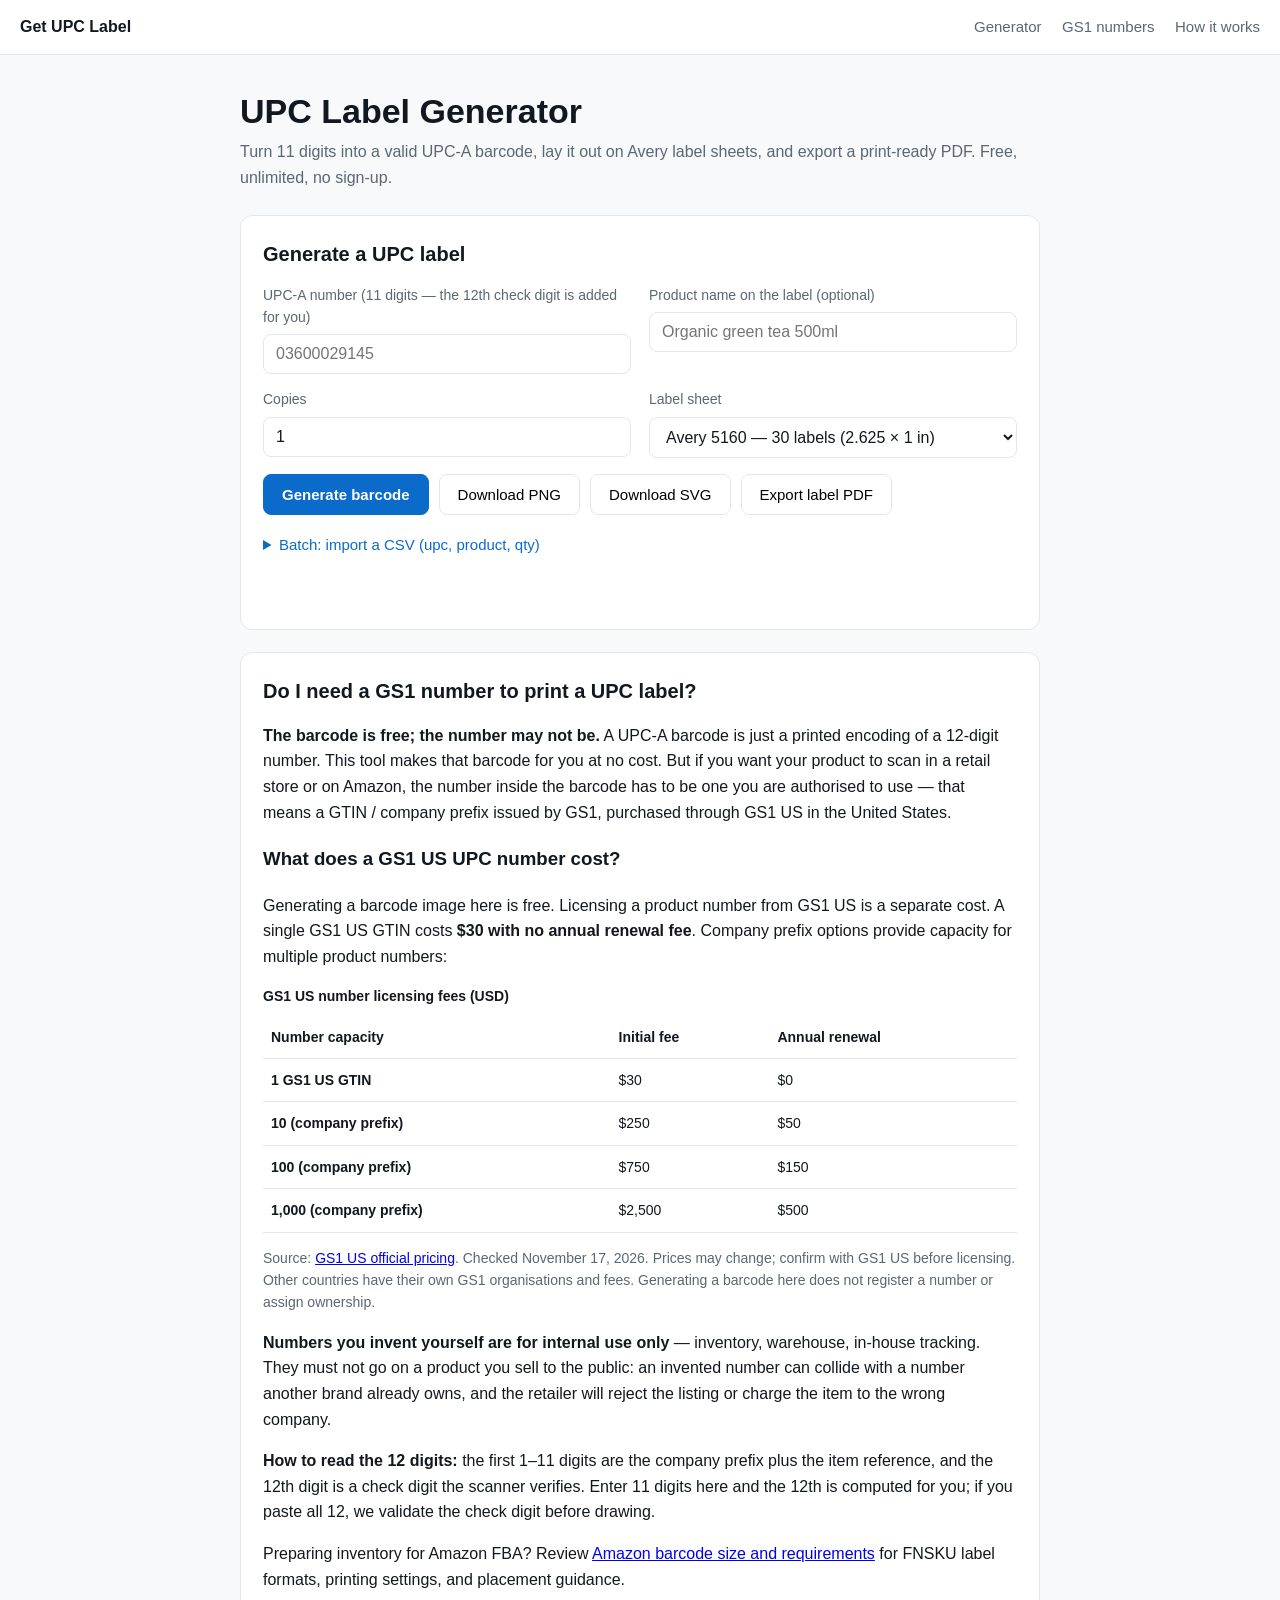
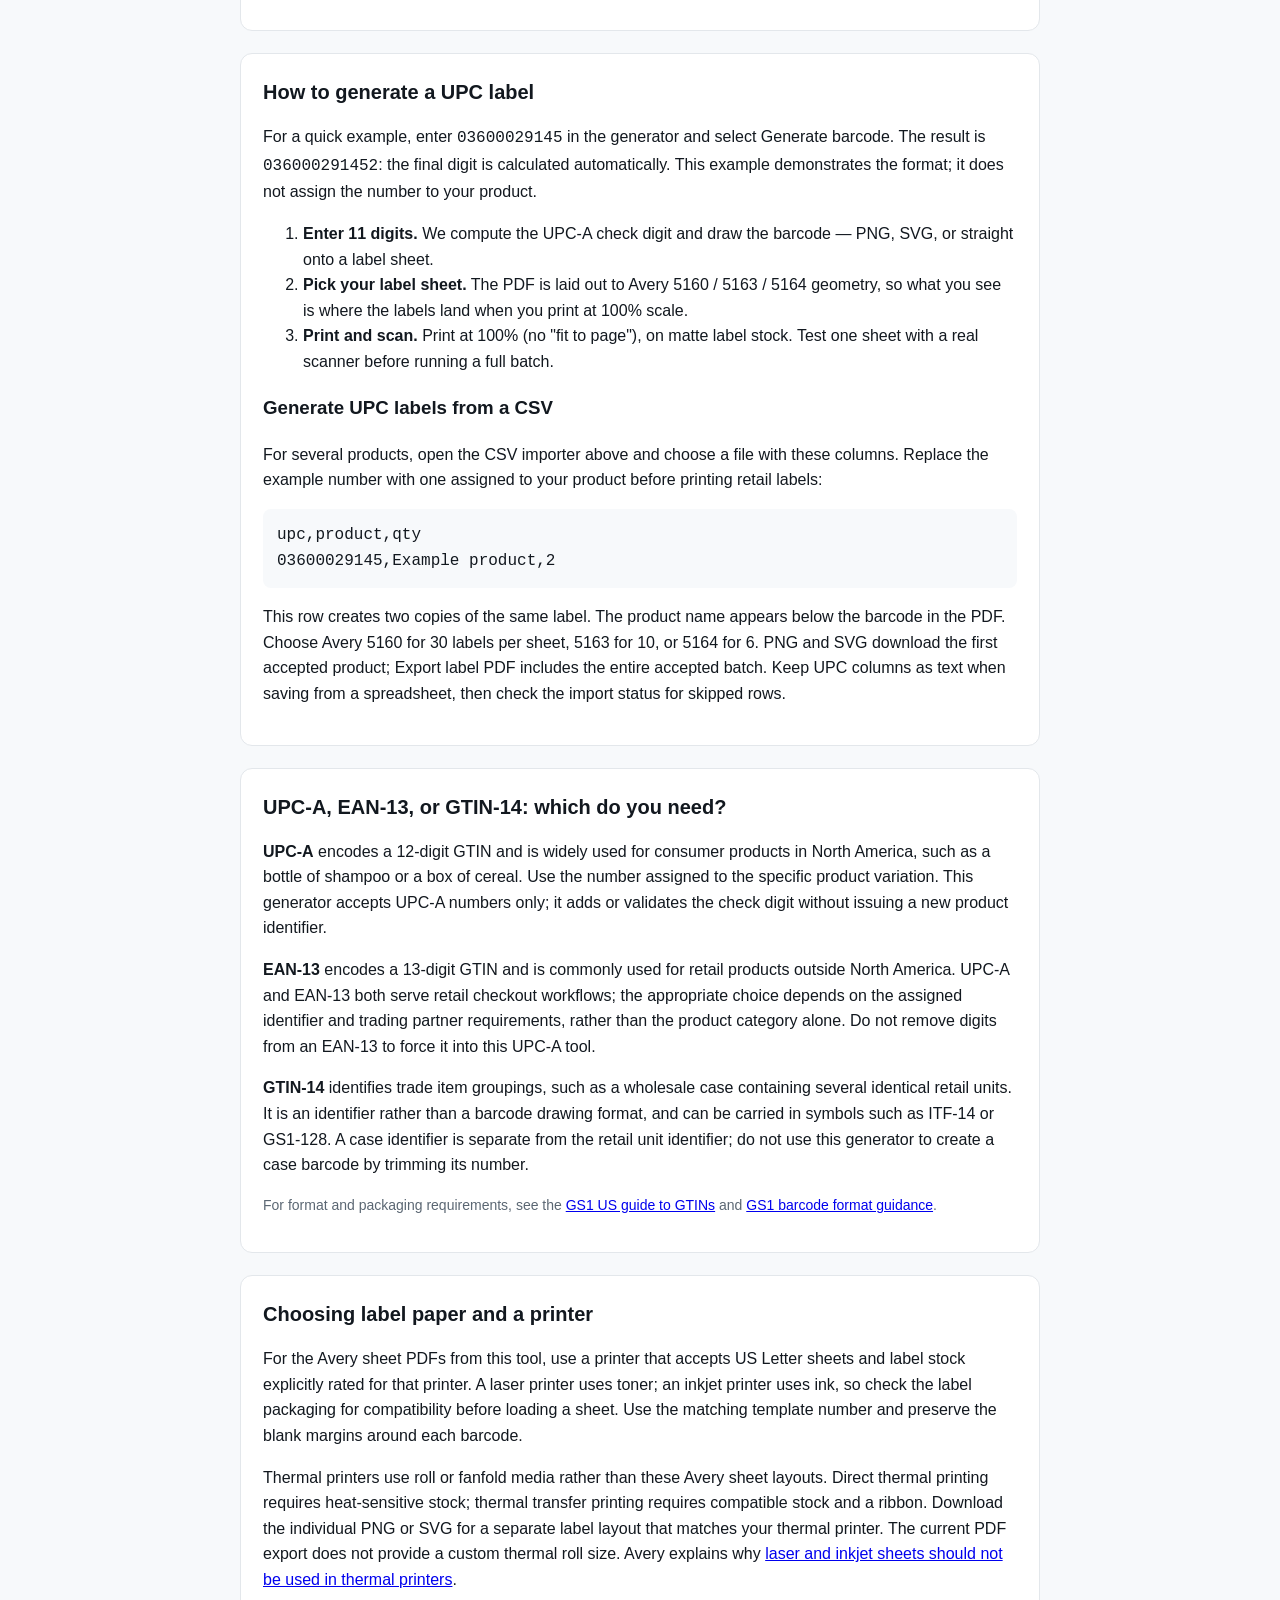
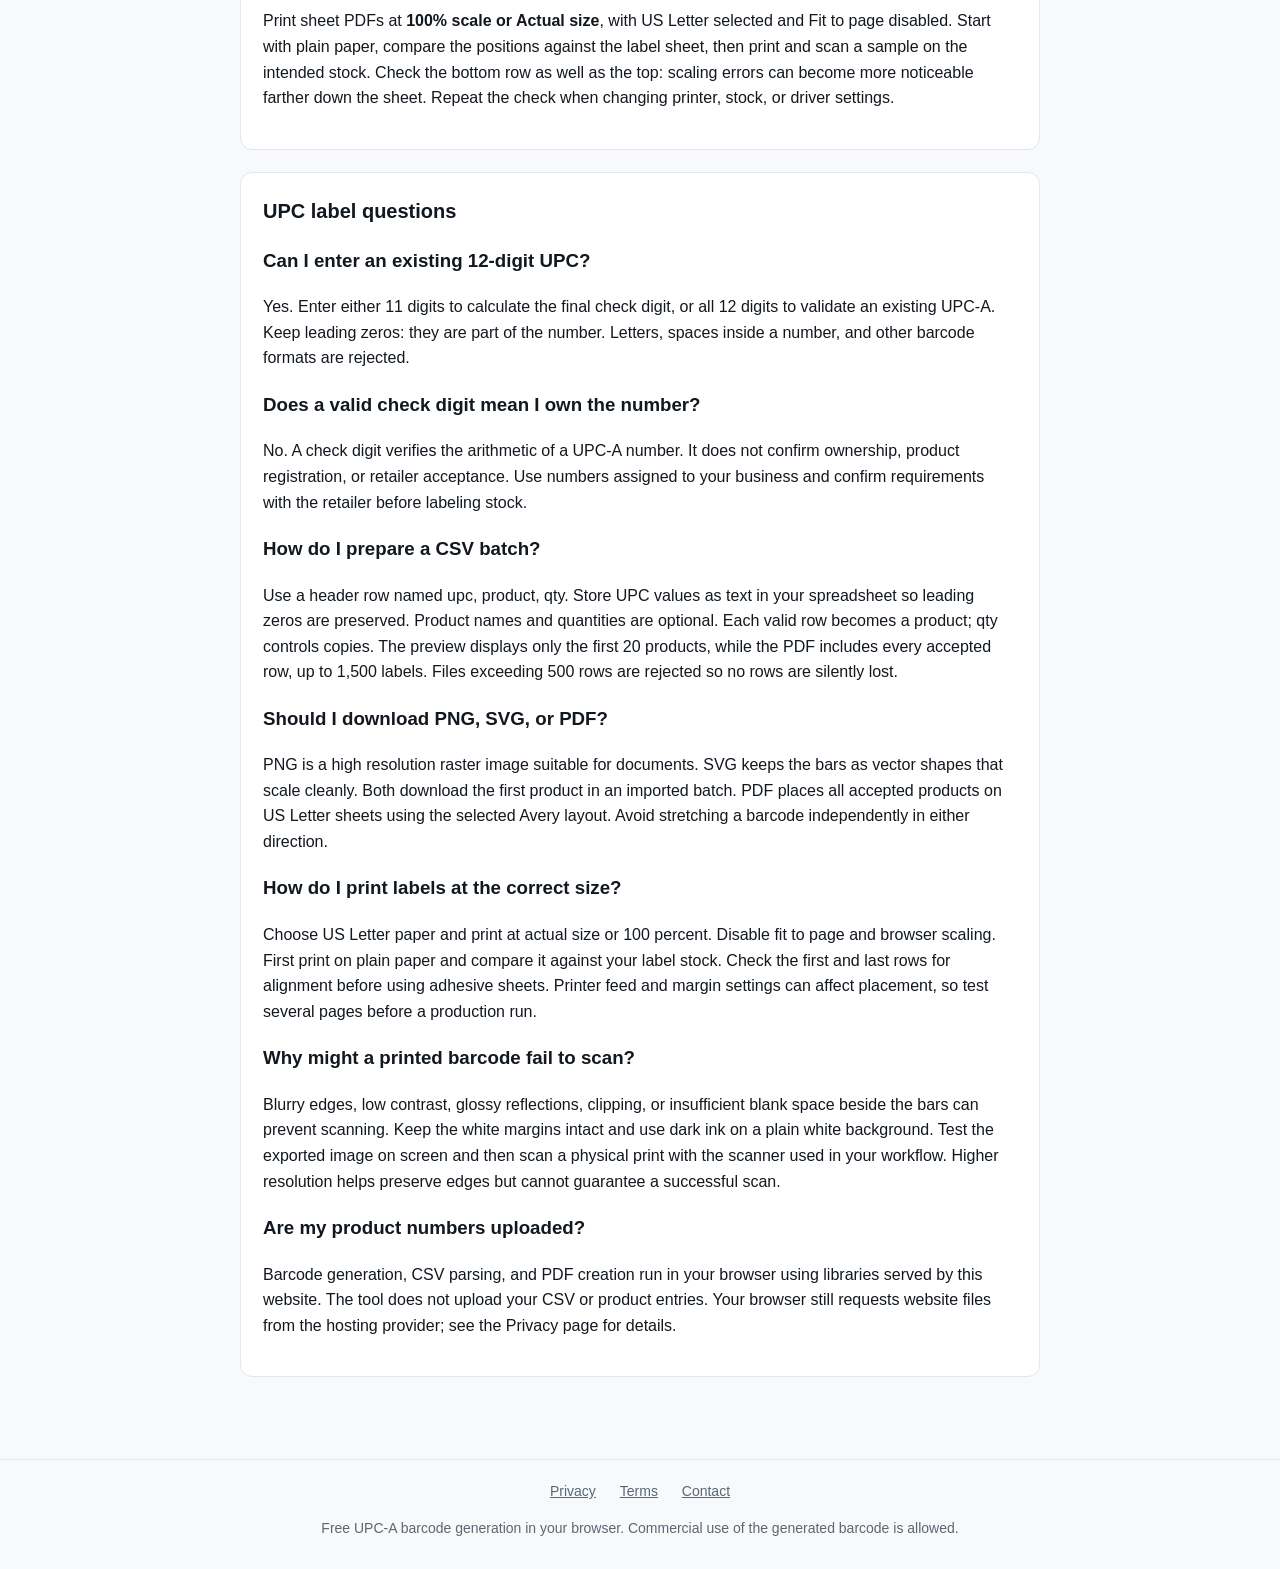
<file: index.html>
<!doctype html>
<html lang="en">
<head>
<meta charset="utf-8">
<meta name="viewport" content="width=device-width,initial-scale=1">
<title>UPC Label Generator — Free Barcodes &amp; Label PDFs</title>
<meta name="description" content="Generate UPC-A barcodes with check digit validation. Download PNG or SVG, import CSV batches, and print Avery label PDFs. Free, no sign-up.">
<link rel="canonical" href="https://getupclabel.com/">
<link rel="icon" href="/assets/favicon.svg" type="image/svg+xml">
<meta property="og:type" content="website">
<meta property="og:url" content="https://getupclabel.com/">
<meta property="og:title" content="UPC Label Generator — Free Barcodes &amp; Label PDFs">
<meta property="og:description" content="Generate UPC-A barcodes, validate check digits, and export printable Avery label PDFs. Free PNG, SVG, and CSV batch support.">
<meta property="og:image" content="https://getupclabel.com/assets/og-image.png">
<meta property="og:image:width" content="1200">
<meta property="og:image:height" content="630">
<meta property="og:image:alt" content="Get UPC Label: UPC-A barcode and printable label generator">
<meta name="twitter:card" content="summary_large_image">
<link rel="stylesheet" href="/assets/style.css">
<script src="/assets/vendor/JsBarcode.all.min.js" defer></script>
<script src="/assets/vendor/papaparse.min.js" defer></script>
<script src="/assets/app.js" defer></script>
<script type="application/ld+json">{"@context": "https://schema.org", "@graph": [{"@type": "WebSite", "name": "Get UPC Label", "url": "https://getupclabel.com/"}, {"@type": "FAQPage", "mainEntity": [{"@type": "Question", "name": "Can I enter an existing 12-digit UPC?", "acceptedAnswer": {"@type": "Answer", "text": "Yes. Enter either 11 digits to calculate the final check digit, or all 12 digits to validate an existing UPC-A. Keep leading zeros: they are part of the number. Letters, spaces inside a number, and other barcode formats are rejected."}}, {"@type": "Question", "name": "Does a valid check digit mean I own the number?", "acceptedAnswer": {"@type": "Answer", "text": "No. A check digit verifies the arithmetic of a UPC-A number. It does not confirm ownership, product registration, or retailer acceptance. Use numbers assigned to your business and confirm requirements with the retailer before labeling stock."}}, {"@type": "Question", "name": "How do I prepare a CSV batch?", "acceptedAnswer": {"@type": "Answer", "text": "Use a header row named upc, product, qty. Store UPC values as text in your spreadsheet so leading zeros are preserved. Product names and quantities are optional. Each valid row becomes a product; qty controls copies. The preview displays only the first 20 products, while the PDF includes every accepted row, up to 1,500 labels. Files exceeding 500 rows are rejected so no rows are silently lost."}}, {"@type": "Question", "name": "Should I download PNG, SVG, or PDF?", "acceptedAnswer": {"@type": "Answer", "text": "PNG is a high resolution raster image suitable for documents. SVG keeps the bars as vector shapes that scale cleanly. Both download the first product in an imported batch. PDF places all accepted products on US Letter sheets using the selected Avery layout. Avoid stretching a barcode independently in either direction."}}, {"@type": "Question", "name": "How do I print labels at the correct size?", "acceptedAnswer": {"@type": "Answer", "text": "Choose US Letter paper and print at actual size or 100 percent. Disable fit to page and browser scaling. First print on plain paper and compare it against your label stock. Check the first and last rows for alignment before using adhesive sheets. Printer feed and margin settings can affect placement, so test several pages before a production run."}}, {"@type": "Question", "name": "Why might a printed barcode fail to scan?", "acceptedAnswer": {"@type": "Answer", "text": "Blurry edges, low contrast, glossy reflections, clipping, or insufficient blank space beside the bars can prevent scanning. Keep the white margins intact and use dark ink on a plain white background. Test the exported image on screen and then scan a physical print with the scanner used in your workflow. Higher resolution helps preserve edges but cannot guarantee a successful scan."}}, {"@type": "Question", "name": "Are my product numbers uploaded?", "acceptedAnswer": {"@type": "Answer", "text": "Barcode generation, CSV parsing, and PDF creation run in your browser using libraries served by this website. The tool does not upload your CSV or product entries. Your browser still requests website files from the hosting provider; see the Privacy page for details."}}]}]}</script>
</head>
<body>
<header class="site-header">
  <a class="brand" href="/">Get UPC Label</a>
  <nav>
    <a href="#tool">Generator</a>
    <a href="#gs1">GS1 numbers</a>
    <a href="#how">How it works</a>
  </nav>
</header>

<main>
  <section class="hero">
    <h1>UPC Label Generator</h1>
    <p class="sub">Turn 11 digits into a valid UPC-A barcode, lay it out on Avery label sheets,
       and export a print-ready PDF. Free, unlimited, no sign-up.</p>
  </section>

  <section id="tool" class="card">
    <h2>Generate a UPC label</h2>
    <form id="form" autocomplete="off" novalidate>
      <div class="grid">
        <label class="field">
          <span>UPC-A number (11 digits — the 12th check digit is added for you)</span>
          <input id="upc" name="upc" inputmode="numeric" maxlength="12" placeholder="03600029145" required>
        </label>
        <label class="field">
          <span>Product name on the label (optional)</span>
          <input id="product" name="product" maxlength="60" placeholder="Organic green tea 500ml">
        </label>
        <label class="field">
          <span>Copies</span>
          <input id="qty" name="qty" type="number" min="1" max="300" value="1">
        </label>
        <label class="field">
          <span>Label sheet</span>
          <select id="sheet">
            <option value="5160" selected>Avery 5160 — 30 labels (2.625 × 1 in)</option>
            <option value="5163">Avery 5163 — 10 labels (4 × 2 in)</option>
            <option value="5164">Avery 5164 — 6 labels (4 × 3⅓ in)</option>
          </select>
        </label>
      </div>
      <div class="actions">
        <button type="submit" class="primary">Generate barcode</button>
        <button type="button" id="btn-png">Download PNG</button>
        <button type="button" id="btn-svg">Download SVG</button>
        <button type="button" id="btn-pdf">Export label PDF</button>
      </div>
    </form>

    <details class="batch">
      <summary>Batch: import a CSV (upc, product, qty)</summary>
      <p class="hint">Columns: <code>upc</code>, <code>product</code> (optional), <code>qty</code> (optional).
         Up to 500 rows and 1,500 labels per PDF. Preview shows the first 20 rows. Everything is processed in your browser — nothing is uploaded.</p>
      <input type="file" id="csv" accept=".csv,text/csv">
    </details>

    <noscript><p>This tool requires JavaScript to generate barcodes. Enable JavaScript and reload.</p></noscript>
    <p id="msg" class="msg" role="status"></p>
    <div id="preview" class="preview"></div>
  </section>

  <section id="gs1" class="card">
    <h2>Do I need a GS1 number to print a UPC label?</h2>
    <p><strong>The barcode is free; the number may not be.</strong> A UPC-A barcode is just a printed
       encoding of a 12-digit number. This tool makes that barcode for you at no cost. But if you want
       your product to scan in a retail store or on Amazon, the number inside the barcode has to be one
       you are authorised to use — that means a GTIN / company prefix issued by GS1, purchased through
       GS1 US in the United States.</p>
    <h3>What does a GS1 US UPC number cost?</h3>
    <p>Generating a barcode image here is free. Licensing a product number from GS1 US is a separate cost.
       A single GS1 US GTIN costs <strong>$30 with no annual renewal fee</strong>.
       Company prefix options provide capacity for multiple product numbers:</p>
    <div class="table-scroll">
      <table class="pricing">
        <caption>GS1 US number licensing fees (USD)</caption>
        <thead><tr><th scope="col">Number capacity</th><th scope="col">Initial fee</th><th scope="col">Annual renewal</th></tr></thead>
        <tbody>
          <tr><th scope="row">1 GS1 US GTIN</th><td>$30</td><td>$0</td></tr>
          <tr><th scope="row">10 (company prefix)</th><td>$250</td><td>$50</td></tr>
          <tr><th scope="row">100 (company prefix)</th><td>$750</td><td>$150</td></tr>
          <tr><th scope="row">1,000 (company prefix)</th><td>$2,500</td><td>$500</td></tr>
        </tbody>
      </table>
    </div>
    <p class="hint">Source: <a href="https://www.gs1us.org/upcs-barcodes-prefixes/how-to-get-a-upc-barcode">GS1 US official pricing</a>.
       Checked <time datetime="2026-11-17">November 17, 2026</time>. Prices may change; confirm with GS1 US before licensing.
       Other countries have their own GS1 organisations and fees. Generating a barcode here does not register a number or assign ownership.</p>
    <p><strong>Numbers you invent yourself are for internal use only</strong> — inventory, warehouse,
       in-house tracking. They must not go on a product you sell to the public: an invented number can
       collide with a number another brand already owns, and the retailer will reject the listing or
       charge the item to the wrong company.</p>
    <p><strong>How to read the 12 digits:</strong> the first 1–11 digits are the company prefix plus
       the item reference, and the 12th digit is a check digit the scanner verifies. Enter 11 digits here
       and the 12th is computed for you; if you paste all 12, we validate the check digit before drawing.</p>
    <p>Preparing inventory for Amazon FBA? Review
       <a href="/amazon-barcode">Amazon barcode size and requirements</a>
       for FNSKU label formats, printing settings, and placement guidance.</p>
  </section>

  <section id="how" class="card">
    <h2>How to generate a UPC label</h2>
    <p>For a quick example, enter <code>03600029145</code> in the generator and select Generate barcode.
       The result is <code>036000291452</code>: the final digit is calculated automatically.
       This example demonstrates the format; it does not assign the number to your product.</p>
    <ol>
      <li><strong>Enter 11 digits.</strong> We compute the UPC-A check digit and draw the barcode — PNG,
        SVG, or straight onto a label sheet.</li>
      <li><strong>Pick your label sheet.</strong> The PDF is laid out to Avery 5160 / 5163 / 5164
        geometry, so what you see is where the labels land when you print at 100% scale.</li>
      <li><strong>Print and scan.</strong> Print at 100% (no "fit to page"), on matte label stock.
        Test one sheet with a real scanner before running a full batch.</li>
    </ol>
    <h3>Generate UPC labels from a CSV</h3>
    <p>For several products, open the CSV importer above and choose a file with these columns.
       Replace the example number with one assigned to your product before printing retail labels:</p>
    <pre class="csv-example"><code>upc,product,qty
03600029145,Example product,2</code></pre>
    <p>This row creates two copies of the same label. The product name appears below the barcode in the PDF.
       Choose Avery 5160 for 30 labels per sheet, 5163 for 10, or 5164 for 6.
       PNG and SVG download the first accepted product; Export label PDF includes the entire accepted batch.
       Keep UPC columns as text when saving from a spreadsheet, then check the import status for skipped rows.</p>
  </section>
  <section id="barcode-formats" class="card">
    <h2>UPC-A, EAN-13, or GTIN-14: which do you need?</h2>
    <p><strong>UPC-A</strong> encodes a 12-digit GTIN and is widely used for consumer products in North America,
       such as a bottle of shampoo or a box of cereal. Use the number assigned to the specific product variation.
       This generator accepts UPC-A numbers only; it adds or validates the check digit without issuing a new product identifier.</p>
    <p><strong>EAN-13</strong> encodes a 13-digit GTIN and is commonly used for retail products outside North America.
       UPC-A and EAN-13 both serve retail checkout workflows; the appropriate choice depends on the assigned identifier
       and trading partner requirements, rather than the product category alone. Do not remove digits from an EAN-13
       to force it into this UPC-A tool.</p>
    <p><strong>GTIN-14</strong> identifies trade item groupings, such as a wholesale case containing several identical
       retail units. It is an identifier rather than a barcode drawing format, and can be carried in symbols such as
       ITF-14 or GS1-128. A case identifier is separate from the retail unit identifier; do not use this generator
       to create a case barcode by trimming its number.</p>
    <p class="hint">For format and packaging requirements, see the
       <a href="https://www.gs1us.org/upcs-barcodes-prefixes/what-is-a-gtin">GS1 US guide to GTINs</a> and
       <a href="https://support.gs1.org/support/solutions/articles/43000734104-which-barcodes-are-used-to-represent-gtins-">GS1 barcode format guidance</a>.</p>
  </section>

  <section id="label-printing" class="card">
    <h2>Choosing label paper and a printer</h2>
    <p>For the Avery sheet PDFs from this tool, use a printer that accepts US Letter sheets and label stock
       explicitly rated for that printer. A laser printer uses toner; an inkjet printer uses ink, so check the
       label packaging for compatibility before loading a sheet. Use the matching template number and preserve
       the blank margins around each barcode.</p>
    <p>Thermal printers use roll or fanfold media rather than these Avery sheet layouts. Direct thermal printing
       requires heat-sensitive stock; thermal transfer printing requires compatible stock and a ribbon.
       Download the individual PNG or SVG for a separate label layout that matches your thermal printer.
       The current PDF export does not provide a custom thermal roll size. Avery explains why
       <a href="https://www.avery.com/help/article/can-you-print-laser-inkjet-labels-with-a-thermal-printer">laser and inkjet sheets should not be used in thermal printers</a>.</p>
    <p>Print sheet PDFs at <strong>100% scale or Actual size</strong>, with US Letter selected and Fit to page
       disabled. Start with plain paper, compare the positions against the label sheet, then print and scan a
       sample on the intended stock. Check the bottom row as well as the top: scaling errors can become more
       noticeable farther down the sheet. Repeat the check when changing printer, stock, or driver settings.</p>
  </section>

<section id="faq" class="card"><h2>UPC label questions</h2>
<h3>Can I enter an existing 12-digit UPC?</h3><p>Yes. Enter either 11 digits to calculate the final check digit, or all 12 digits to validate an existing UPC-A. Keep leading zeros: they are part of the number. Letters, spaces inside a number, and other barcode formats are rejected.</p>
<h3>Does a valid check digit mean I own the number?</h3><p>No. A check digit verifies the arithmetic of a UPC-A number. It does not confirm ownership, product registration, or retailer acceptance. Use numbers assigned to your business and confirm requirements with the retailer before labeling stock.</p>
<h3>How do I prepare a CSV batch?</h3><p>Use a header row named upc, product, qty. Store UPC values as text in your spreadsheet so leading zeros are preserved. Product names and quantities are optional. Each valid row becomes a product; qty controls copies. The preview displays only the first 20 products, while the PDF includes every accepted row, up to 1,500 labels. Files exceeding 500 rows are rejected so no rows are silently lost.</p>
<h3>Should I download PNG, SVG, or PDF?</h3><p>PNG is a high resolution raster image suitable for documents. SVG keeps the bars as vector shapes that scale cleanly. Both download the first product in an imported batch. PDF places all accepted products on US Letter sheets using the selected Avery layout. Avoid stretching a barcode independently in either direction.</p>
<h3>How do I print labels at the correct size?</h3><p>Choose US Letter paper and print at actual size or 100 percent. Disable fit to page and browser scaling. First print on plain paper and compare it against your label stock. Check the first and last rows for alignment before using adhesive sheets. Printer feed and margin settings can affect placement, so test several pages before a production run.</p>
<h3>Why might a printed barcode fail to scan?</h3><p>Blurry edges, low contrast, glossy reflections, clipping, or insufficient blank space beside the bars can prevent scanning. Keep the white margins intact and use dark ink on a plain white background. Test the exported image on screen and then scan a physical print with the scanner used in your workflow. Higher resolution helps preserve edges but cannot guarantee a successful scan.</p>
<h3>Are my product numbers uploaded?</h3><p>Barcode generation, CSV parsing, and PDF creation run in your browser using libraries served by this website. The tool does not upload your CSV or product entries. Your browser still requests website files from the hosting provider; see the Privacy page for details.</p>
</section>
</main>

<footer class="site-footer">
  <a href="/privacy">Privacy</a>
  <a href="/terms">Terms</a>
  <a href="/contact">Contact</a>
  <p>Free UPC-A barcode generation in your browser. Commercial use of the generated barcode is allowed.</p>
</footer>
</body>
</html>
</file>
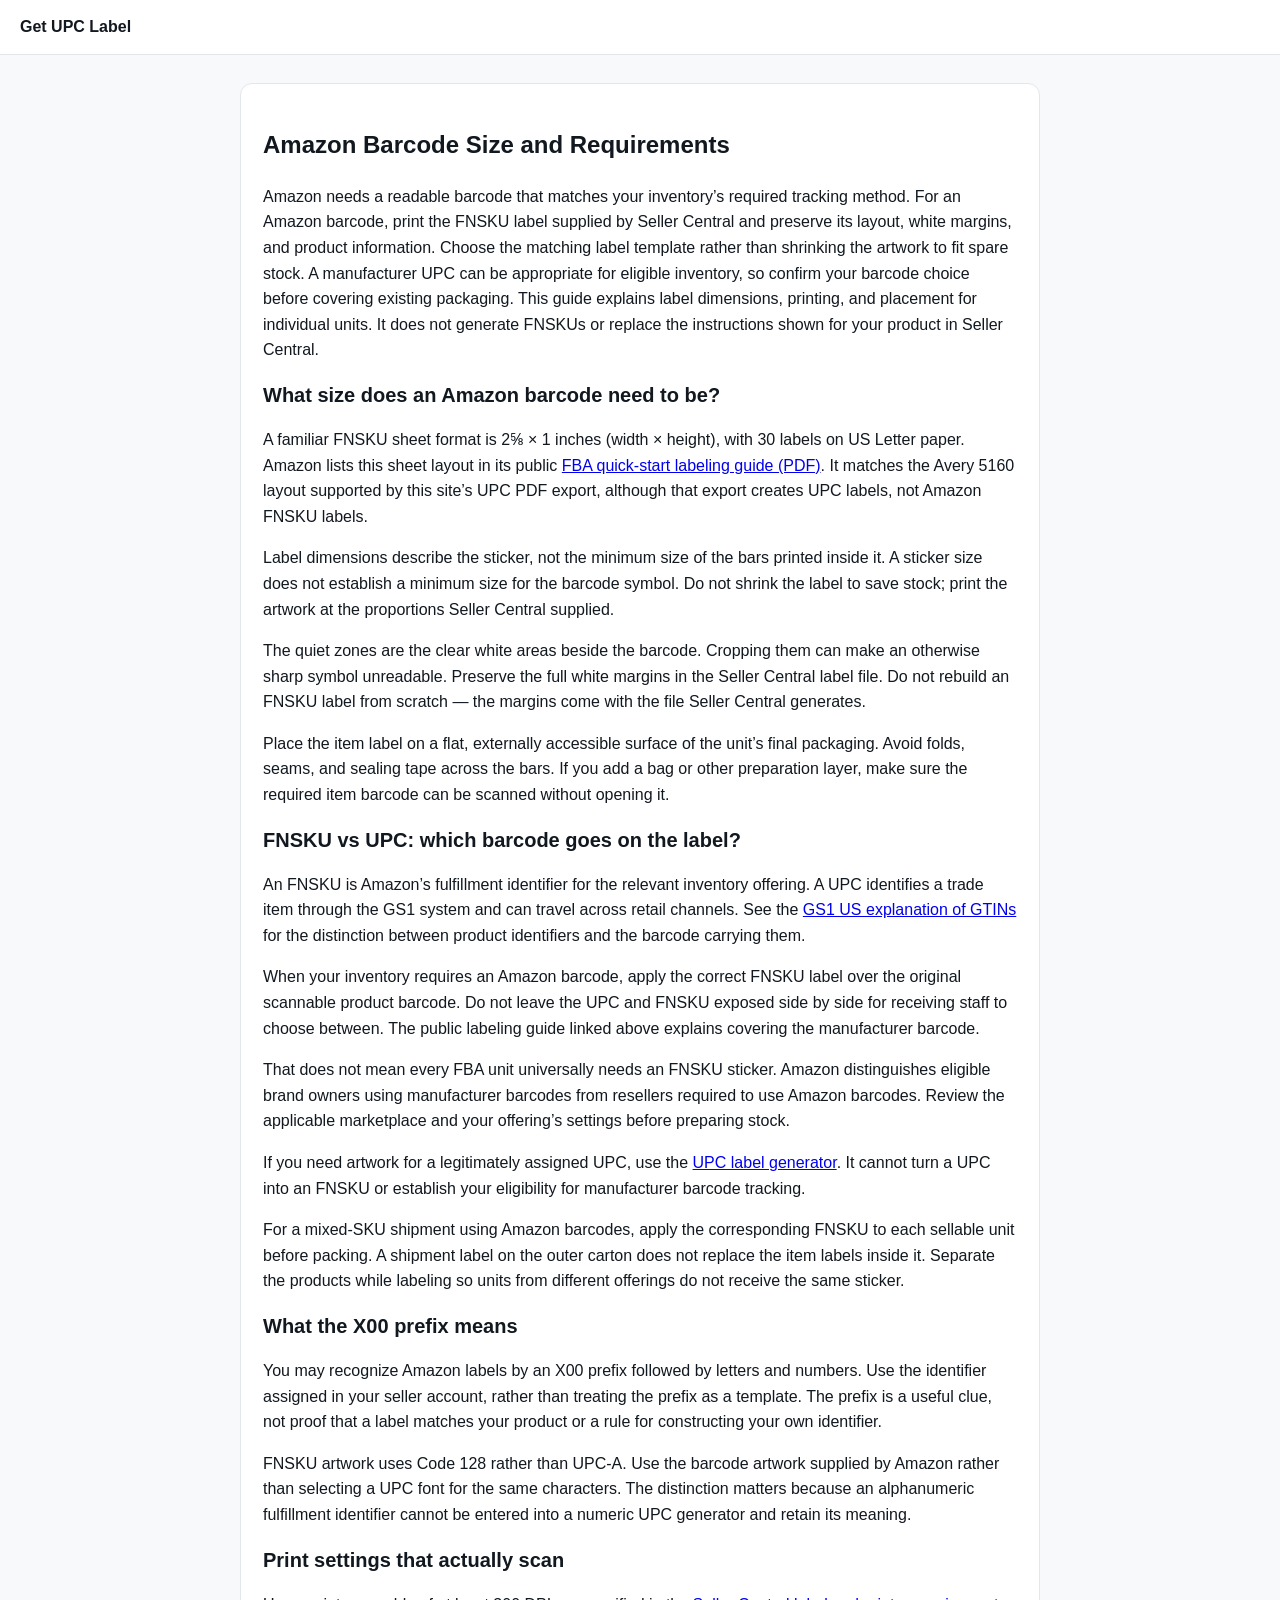
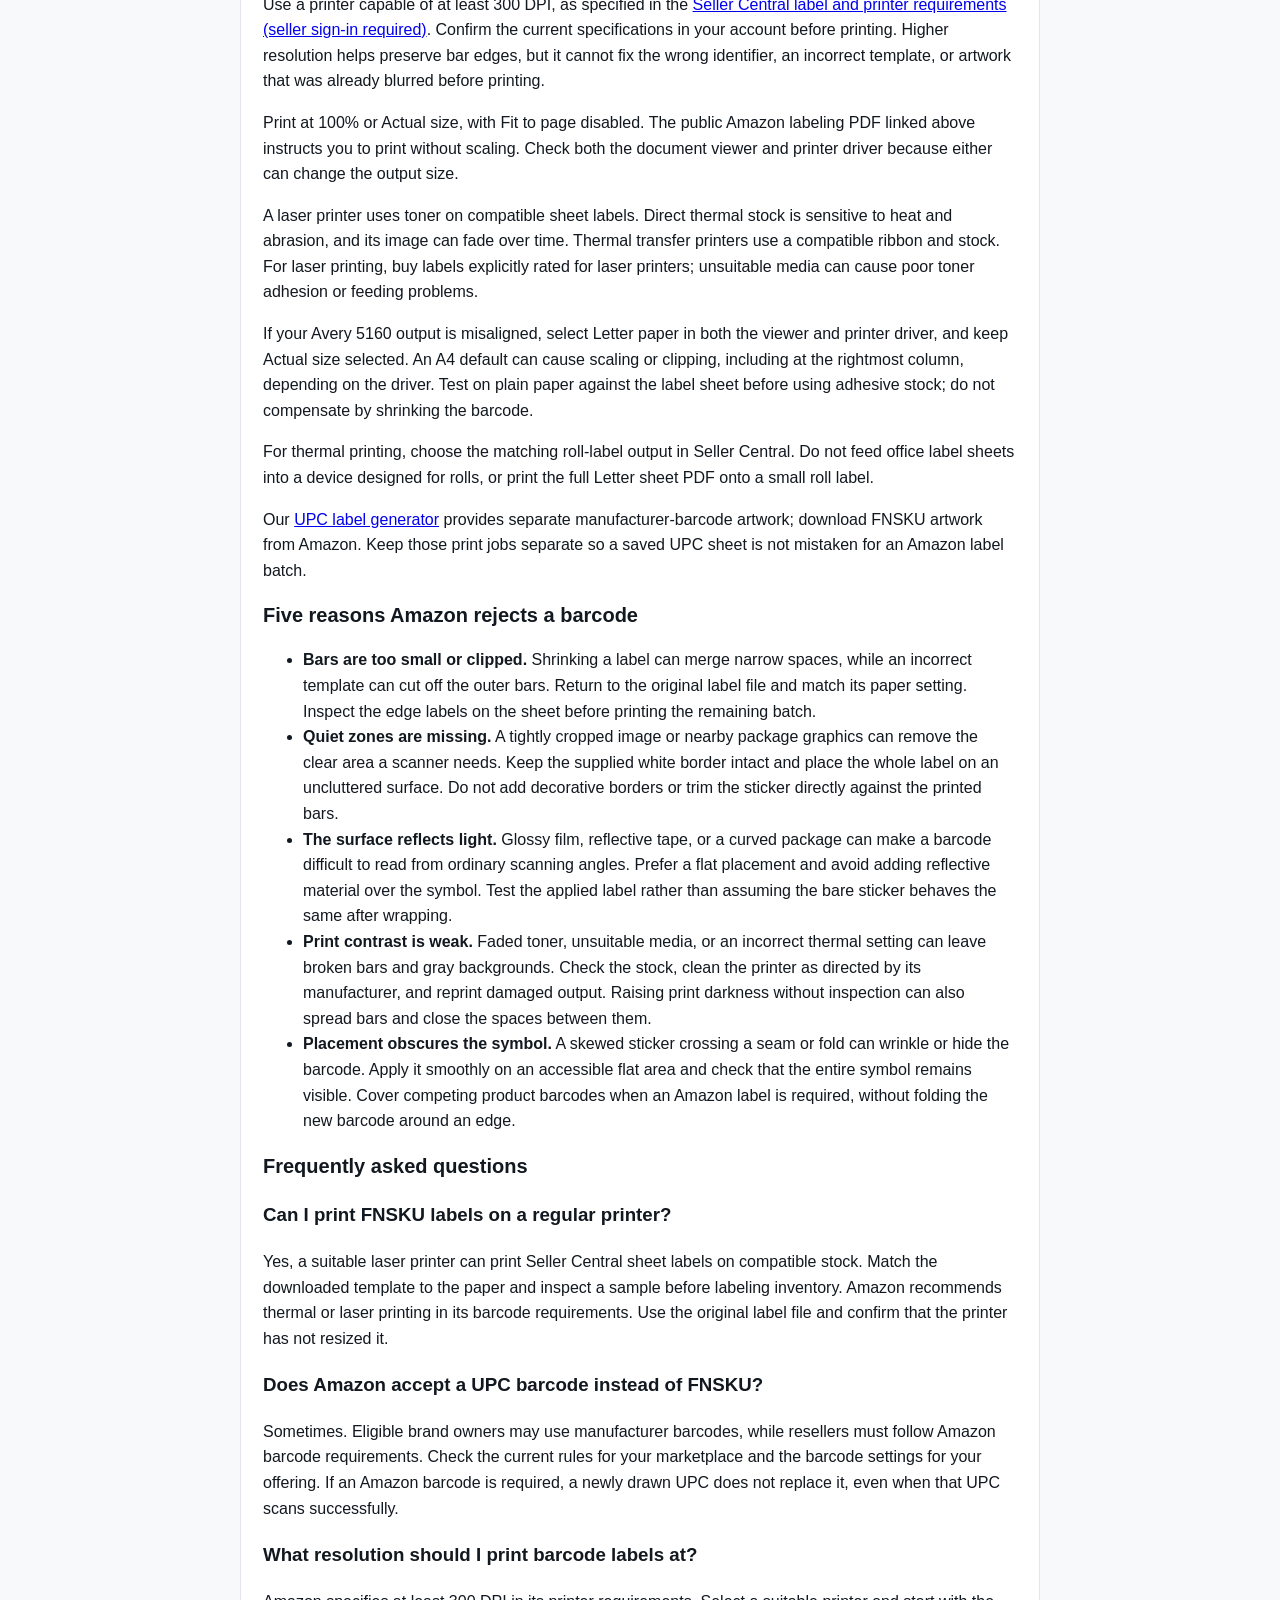
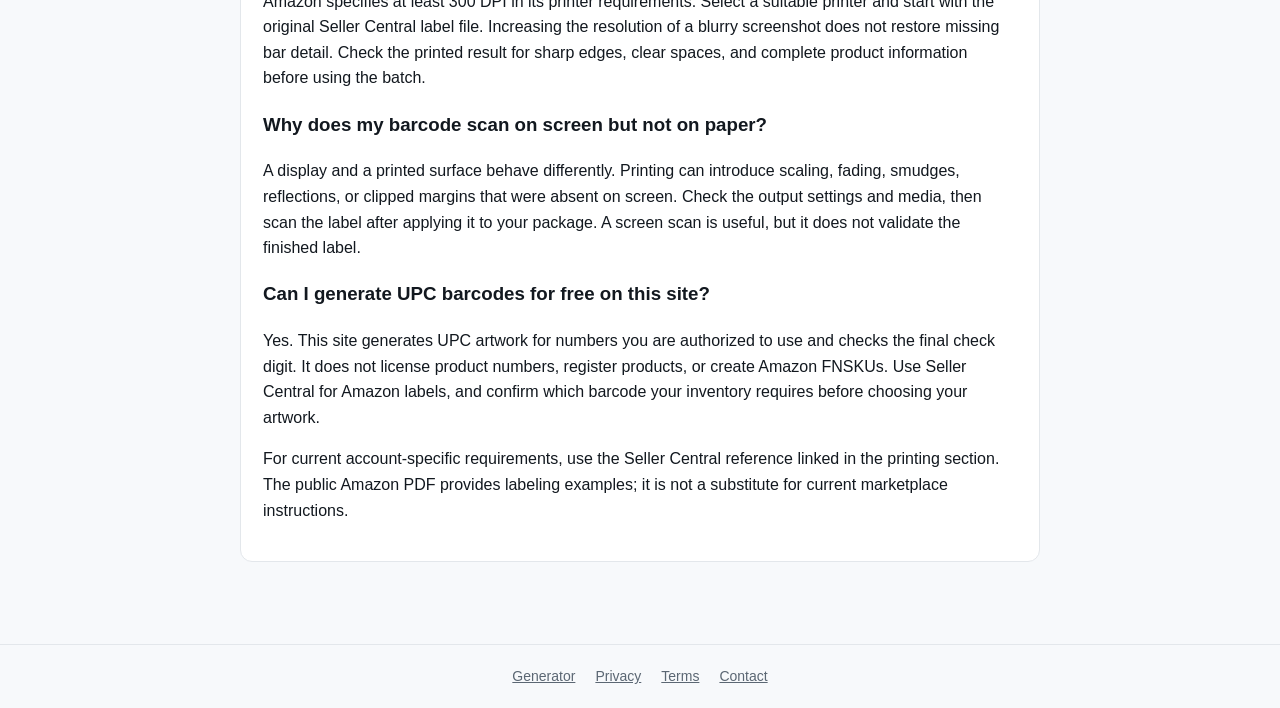
<file: amazon-barcode.html>
<!doctype html>
<html lang="en">
<head><meta charset="utf-8"><meta name="viewport" content="width=device-width,initial-scale=1"><title>Amazon Barcode Size &amp; Requirements: FNSKU Labels That Scan</title><meta name="description" content="Amazon barcode size and requirements: FNSKU label dimensions, quiet zones, print resolution, and the five reasons labels get rejected."><link rel="canonical" href="https://getupclabel.com/amazon-barcode"><link rel="icon" href="/assets/favicon.svg" type="image/svg+xml"><link rel="stylesheet" href="/assets/style.css"></head>
<body>
<header class="site-header"><a class="brand" href="/">Get UPC Label</a></header>
<main><article class="card">
<h1>Amazon Barcode Size and Requirements</h1>
<p>Amazon needs a readable barcode that matches your inventory’s required tracking method. For an Amazon barcode, print the FNSKU label supplied by Seller Central and preserve its layout, white margins, and product information. Choose the matching label template rather than shrinking the artwork to fit spare stock. A manufacturer UPC can be appropriate for eligible inventory, so confirm your barcode choice before covering existing packaging. This guide explains label dimensions, printing, and placement for individual units. It does not generate FNSKUs or replace the instructions shown for your product in Seller Central.</p>
<h2>What size does an Amazon barcode need to be?</h2>

<p>A familiar FNSKU sheet format is 2⅝ × 1 inches (width × height), with 30 labels on US Letter paper. Amazon lists this sheet layout in its public <a href="https://images-na.ssl-images-amazon.com/images/G/01/fba-help/QRG/FBA-Quick-Start-Guide.pdf" target="_blank" rel="noopener">FBA quick-start labeling guide (PDF)</a>. It matches the Avery 5160 layout supported by this site’s UPC PDF export, although that export creates UPC labels, not Amazon FNSKU labels.</p>
<p>Label dimensions describe the sticker, not the minimum size of the bars printed inside it. A sticker size does not establish a minimum size for the barcode symbol. Do not shrink the label to save stock; print the artwork at the proportions Seller Central supplied.</p>
<p>The quiet zones are the clear white areas beside the barcode. Cropping them can make an otherwise sharp symbol unreadable. Preserve the full white margins in the Seller Central label file. Do not rebuild an FNSKU label from scratch — the margins come with the file Seller Central generates.</p>
<p>Place the item label on a flat, externally accessible surface of the unit’s final packaging. Avoid folds, seams, and sealing tape across the bars. If you add a bag or other preparation layer, make sure the required item barcode can be scanned without opening it.</p>
<h2>FNSKU vs UPC: which barcode goes on the label?</h2>

<p>An FNSKU is Amazon’s fulfillment identifier for the relevant inventory offering. A UPC identifies a trade item through the GS1 system and can travel across retail channels. See the <a href="https://www.gs1us.org/upcs-barcodes-prefixes/what-is-a-gtin" target="_blank" rel="noopener">GS1 US explanation of GTINs</a> for the distinction between product identifiers and the barcode carrying them.</p>
<p>When your inventory requires an Amazon barcode, apply the correct FNSKU label over the original scannable product barcode. Do not leave the UPC and FNSKU exposed side by side for receiving staff to choose between. The public labeling guide linked above explains covering the manufacturer barcode.</p>
<p>That does not mean every FBA unit universally needs an FNSKU sticker. Amazon distinguishes eligible brand owners using manufacturer barcodes from resellers required to use Amazon barcodes. Review the applicable marketplace and your offering’s settings before preparing stock.</p>
<p>If you need artwork for a legitimately assigned UPC, use the <a href="/">UPC label generator</a>. It cannot turn a UPC into an FNSKU or establish your eligibility for manufacturer barcode tracking.</p>
<p>For a mixed-SKU shipment using Amazon barcodes, apply the corresponding FNSKU to each sellable unit before packing. A shipment label on the outer carton does not replace the item labels inside it. Separate the products while labeling so units from different offerings do not receive the same sticker.</p>
<h2>What the X00 prefix means</h2>

<p>You may recognize Amazon labels by an X00 prefix followed by letters and numbers. Use the identifier assigned in your seller account, rather than treating the prefix as a template. The prefix is a useful clue, not proof that a label matches your product or a rule for constructing your own identifier.</p>
<p>FNSKU artwork uses Code 128 rather than UPC-A. Use the barcode artwork supplied by Amazon rather than selecting a UPC font for the same characters. The distinction matters because an alphanumeric fulfillment identifier cannot be entered into a numeric UPC generator and retain its meaning.</p>
<h2>Print settings that actually scan</h2>

<p>Use a printer capable of at least 300 DPI, as specified in the <a href="https://sellercentral.amazon.com/help/hub/reference/external/G200141490?locale=en-US" target="_blank" rel="noopener">Seller Central label and printer requirements (seller sign-in required)</a>. Confirm the current specifications in your account before printing. Higher resolution helps preserve bar edges, but it cannot fix the wrong identifier, an incorrect template, or artwork that was already blurred before printing.</p>
<p>Print at 100% or Actual size, with Fit to page disabled. The public Amazon labeling PDF linked above instructs you to print without scaling. Check both the document viewer and printer driver because either can change the output size.</p>
<p>A laser printer uses toner on compatible sheet labels. Direct thermal stock is sensitive to heat and abrasion, and its image can fade over time. Thermal transfer printers use a compatible ribbon and stock. For laser printing, buy labels explicitly rated for laser printers; unsuitable media can cause poor toner adhesion or feeding problems.</p>
<p>If your Avery 5160 output is misaligned, select Letter paper in both the viewer and printer driver, and keep Actual size selected. An A4 default can cause scaling or clipping, including at the rightmost column, depending on the driver. Test on plain paper against the label sheet before using adhesive stock; do not compensate by shrinking the barcode.</p>
<p>For thermal printing, choose the matching roll-label output in Seller Central. Do not feed office label sheets into a device designed for rolls, or print the full Letter sheet PDF onto a small roll label.</p>
<p>Our <a href="/">UPC label generator</a> provides separate manufacturer-barcode artwork; download FNSKU artwork from Amazon. Keep those print jobs separate so a saved UPC sheet is not mistaken for an Amazon label batch.</p>
<h2>Five reasons Amazon rejects a barcode</h2>

<ul>
<li><strong>Bars are too small or clipped.</strong> Shrinking a label can merge narrow spaces, while an incorrect template can cut off the outer bars. Return to the original label file and match its paper setting. Inspect the edge labels on the sheet before printing the remaining batch.</li>
<li><strong>Quiet zones are missing.</strong> A tightly cropped image or nearby package graphics can remove the clear area a scanner needs. Keep the supplied white border intact and place the whole label on an uncluttered surface. Do not add decorative borders or trim the sticker directly against the printed bars.</li>
<li><strong>The surface reflects light.</strong> Glossy film, reflective tape, or a curved package can make a barcode difficult to read from ordinary scanning angles. Prefer a flat placement and avoid adding reflective material over the symbol. Test the applied label rather than assuming the bare sticker behaves the same after wrapping.</li>
<li><strong>Print contrast is weak.</strong> Faded toner, unsuitable media, or an incorrect thermal setting can leave broken bars and gray backgrounds. Check the stock, clean the printer as directed by its manufacturer, and reprint damaged output. Raising print darkness without inspection can also spread bars and close the spaces between them.</li>
<li><strong>Placement obscures the symbol.</strong> A skewed sticker crossing a seam or fold can wrinkle or hide the barcode. Apply it smoothly on an accessible flat area and check that the entire symbol remains visible. Cover competing product barcodes when an Amazon label is required, without folding the new barcode around an edge.</li>
</ul>
<h2>Frequently asked questions</h2>
<h3>Can I print FNSKU labels on a regular printer?</h3>
<p>Yes, a suitable laser printer can print Seller Central sheet labels on compatible stock. Match the downloaded template to the paper and inspect a sample before labeling inventory. Amazon recommends thermal or laser printing in its barcode requirements. Use the original label file and confirm that the printer has not resized it.</p>
<h3>Does Amazon accept a UPC barcode instead of FNSKU?</h3>
<p>Sometimes. Eligible brand owners may use manufacturer barcodes, while resellers must follow Amazon barcode requirements. Check the current rules for your marketplace and the barcode settings for your offering. If an Amazon barcode is required, a newly drawn UPC does not replace it, even when that UPC scans successfully.</p>
<h3>What resolution should I print barcode labels at?</h3>
<p>Amazon specifies at least 300 DPI in its printer requirements. Select a suitable printer and start with the original Seller Central label file. Increasing the resolution of a blurry screenshot does not restore missing bar detail. Check the printed result for sharp edges, clear spaces, and complete product information before using the batch.</p>
<h3>Why does my barcode scan on screen but not on paper?</h3>
<p>A display and a printed surface behave differently. Printing can introduce scaling, fading, smudges, reflections, or clipped margins that were absent on screen. Check the output settings and media, then scan the label after applying it to your package. A screen scan is useful, but it does not validate the finished label.</p>
<h3>Can I generate UPC barcodes for free on this site?</h3>
<p>Yes. This site generates UPC artwork for numbers you are authorized to use and checks the final check digit. It does not license product numbers, register products, or create Amazon FNSKUs. Use Seller Central for Amazon labels, and confirm which barcode your inventory requires before choosing your artwork.</p>
<p>For current account-specific requirements, use the Seller Central reference linked in the printing section. The public Amazon PDF provides labeling examples; it is not a substitute for current marketplace instructions.</p>
</article></main>
<footer class="site-footer"><a href="/">Generator</a><a href="/privacy">Privacy</a><a href="/terms">Terms</a><a href="/contact">Contact</a></footer>
<script type="application/ld+json">{"@context": "https://schema.org", "@type": "FAQPage", "mainEntity": [{"@type": "Question", "name": "Can I print FNSKU labels on a regular printer?", "acceptedAnswer": {"@type": "Answer", "text": "Yes, a suitable laser printer can print Seller Central sheet labels on compatible stock. Match the downloaded template to the paper and inspect a sample before labeling inventory. Amazon recommends thermal or laser printing in its barcode requirements. Use the original label file and confirm that the printer has not resized it."}}, {"@type": "Question", "name": "Does Amazon accept a UPC barcode instead of FNSKU?", "acceptedAnswer": {"@type": "Answer", "text": "Sometimes. Eligible brand owners may use manufacturer barcodes, while resellers must follow Amazon barcode requirements. Check the current rules for your marketplace and the barcode settings for your offering. If an Amazon barcode is required, a newly drawn UPC does not replace it, even when that UPC scans successfully."}}, {"@type": "Question", "name": "What resolution should I print barcode labels at?", "acceptedAnswer": {"@type": "Answer", "text": "Amazon specifies at least 300 DPI in its printer requirements. Select a suitable printer and start with the original Seller Central label file. Increasing the resolution of a blurry screenshot does not restore missing bar detail. Check the printed result for sharp edges, clear spaces, and complete product information before using the batch."}}, {"@type": "Question", "name": "Why does my barcode scan on screen but not on paper?", "acceptedAnswer": {"@type": "Answer", "text": "A display and a printed surface behave differently. Printing can introduce scaling, fading, smudges, reflections, or clipped margins that were absent on screen. Check the output settings and media, then scan the label after applying it to your package. A screen scan is useful, but it does not validate the finished label."}}, {"@type": "Question", "name": "Can I generate UPC barcodes for free on this site?", "acceptedAnswer": {"@type": "Answer", "text": "Yes. This site generates UPC artwork for numbers you are authorized to use and checks the final check digit. It does not license product numbers, register products, or create Amazon FNSKUs. Use Seller Central for Amazon labels, and confirm which barcode your inventory requires before choosing your artwork."}}]}</script>
</body>
</html>
</file>
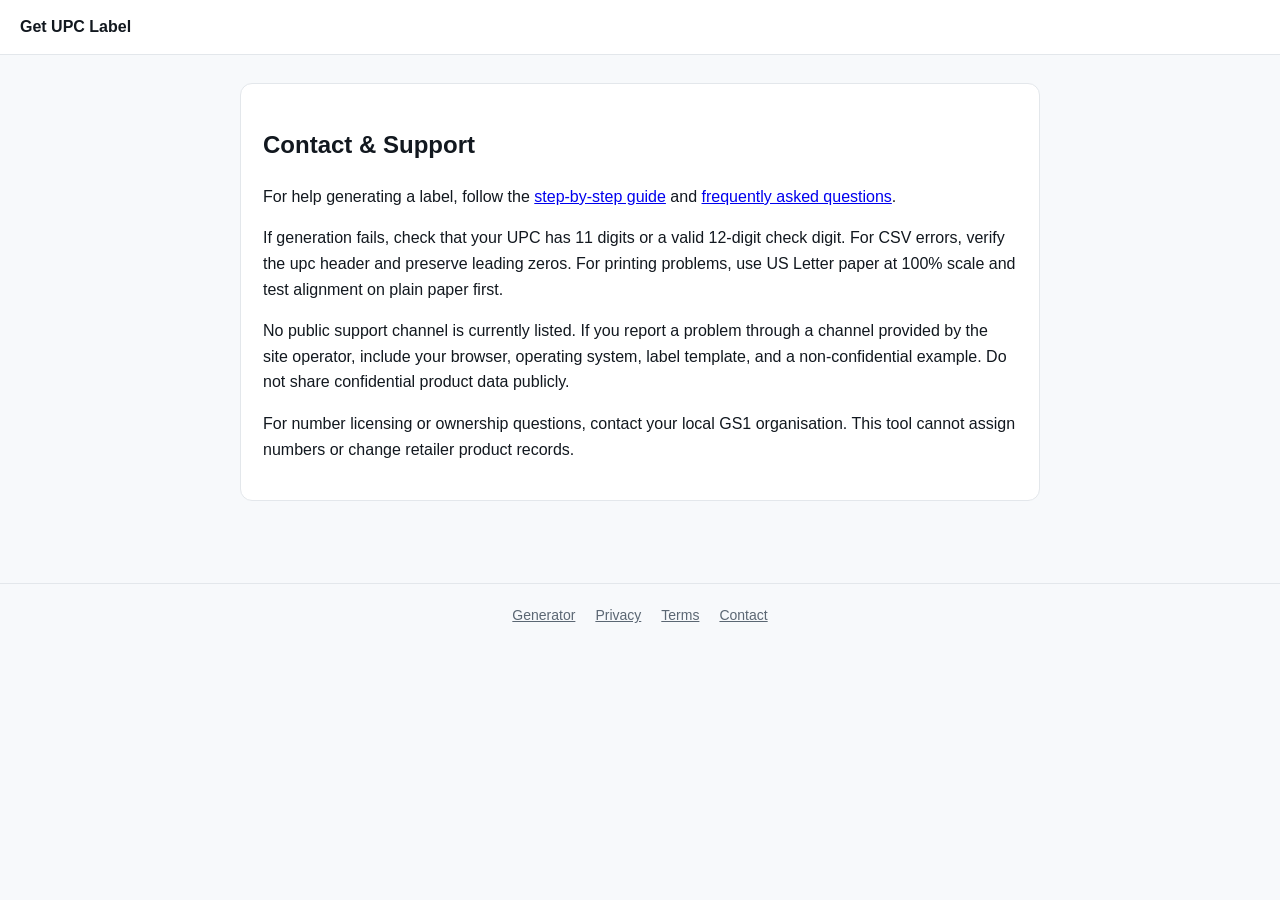
<file: contact.html>
<!doctype html>
<html lang="en"><head><meta charset="utf-8"><meta name="viewport" content="width=device-width,initial-scale=1"><title>Contact & Support — Get UPC Label</title><meta name="description" content="Contact & Support for the Get UPC Label barcode generator."><link rel="canonical" href="https://getupclabel.com/contact"><link rel="icon" href="/assets/favicon.svg" type="image/svg+xml"><link rel="stylesheet" href="/assets/style.css"></head><body><header class="site-header"><a class="brand" href="/">Get UPC Label</a></header><main><article class="card"><h1>Contact & Support</h1><p>For help generating a label, follow the <a href="/#how">step-by-step guide</a> and <a href="/#faq">frequently asked questions</a>.</p><p>If generation fails, check that your UPC has 11 digits or a valid 12-digit check digit. For CSV errors, verify the upc header and preserve leading zeros. For printing problems, use US Letter paper at 100% scale and test alignment on plain paper first.</p><p>No public support channel is currently listed. If you report a problem through a channel provided by the site operator, include your browser, operating system, label template, and a non-confidential example. Do not share confidential product data publicly.</p><p>For number licensing or ownership questions, contact your local GS1 organisation. This tool cannot assign numbers or change retailer product records.</p></article></main><footer class="site-footer"><a href="/">Generator</a><a href="/privacy">Privacy</a><a href="/terms">Terms</a><a href="/contact">Contact</a></footer></body></html>
</file>
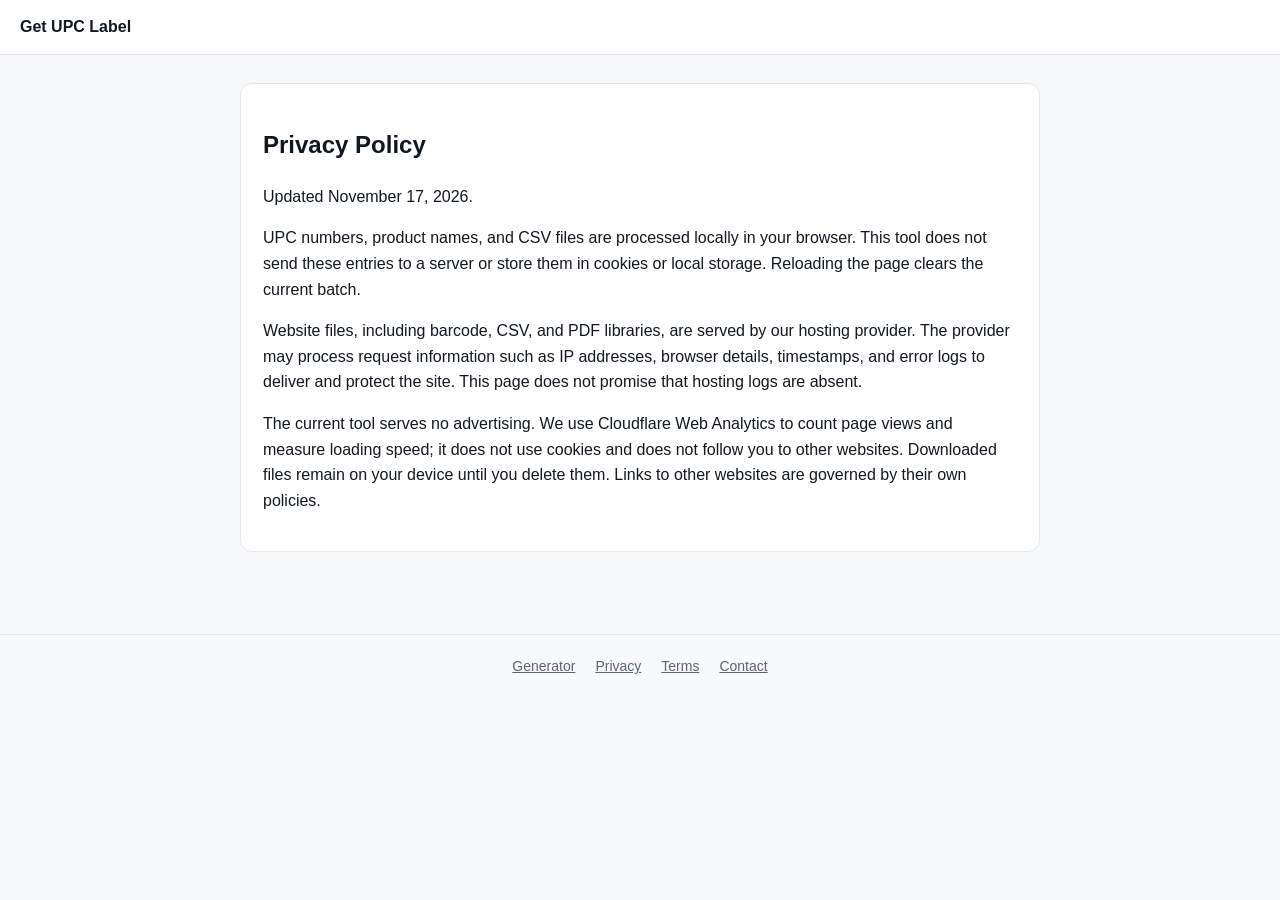
<file: privacy.html>
<!doctype html>
<html lang="en"><head><meta charset="utf-8"><meta name="viewport" content="width=device-width,initial-scale=1"><title>Privacy Policy — Get UPC Label</title><meta name="description" content="Privacy Policy for the Get UPC Label barcode generator."><link rel="canonical" href="https://getupclabel.com/privacy"><link rel="icon" href="/assets/favicon.svg" type="image/svg+xml"><link rel="stylesheet" href="/assets/style.css"></head><body><header class="site-header"><a class="brand" href="/">Get UPC Label</a></header><main><article class="card"><h1>Privacy Policy</h1><p>Updated November 17, 2026.</p><p>UPC numbers, product names, and CSV files are processed locally in your browser. This tool does not send these entries to a server or store them in cookies or local storage. Reloading the page clears the current batch.</p><p>Website files, including barcode, CSV, and PDF libraries, are served by our hosting provider. The provider may process request information such as IP addresses, browser details, timestamps, and error logs to deliver and protect the site. This page does not promise that hosting logs are absent.</p><p>The current tool serves no advertising. We use Cloudflare Web Analytics to count page views and measure loading speed; it does not use cookies and does not follow you to other websites. Downloaded files remain on your device until you delete them. Links to other websites are governed by their own policies.</p></article></main><footer class="site-footer"><a href="/">Generator</a><a href="/privacy">Privacy</a><a href="/terms">Terms</a><a href="/contact">Contact</a></footer></body></html>
</file>
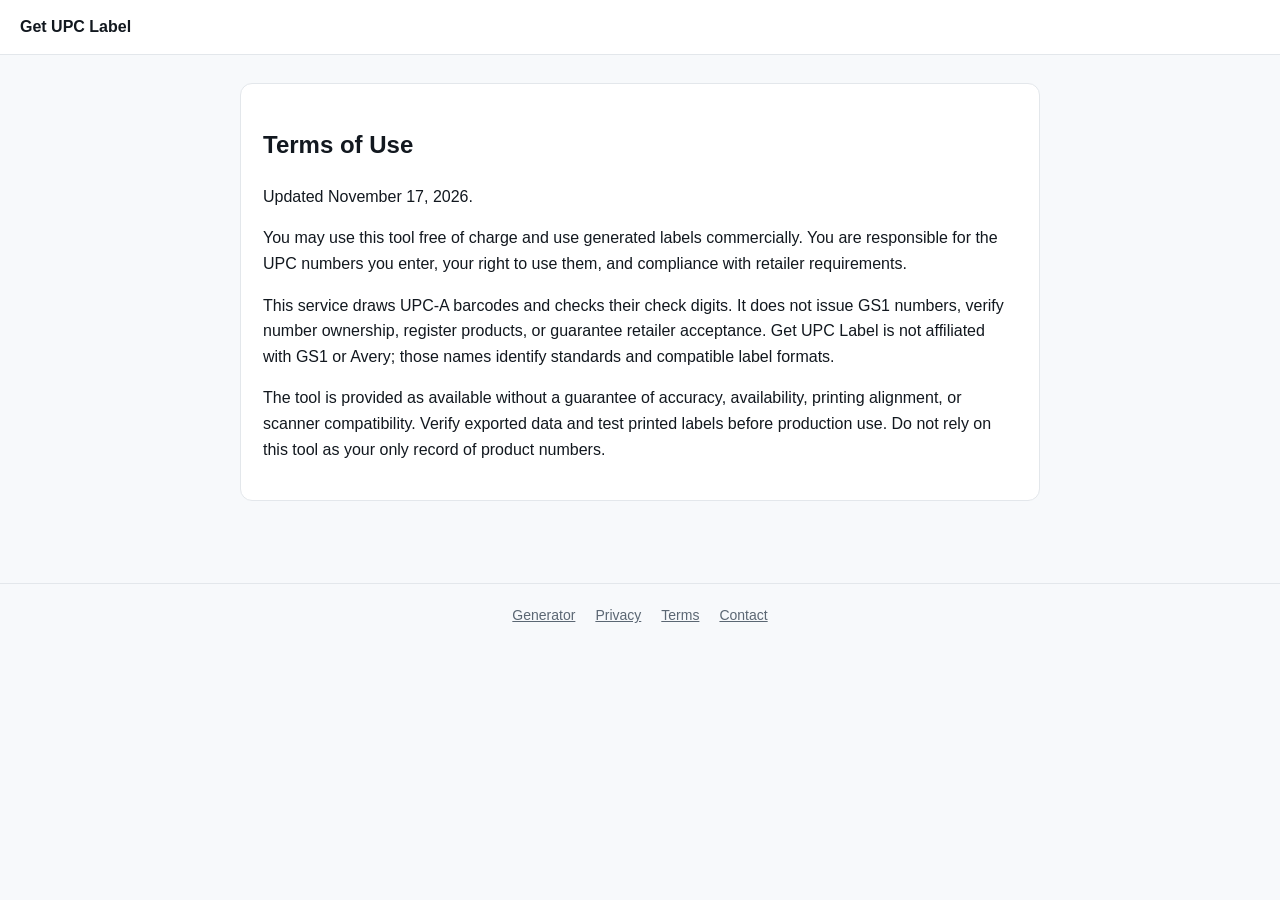
<file: terms.html>
<!doctype html>
<html lang="en"><head><meta charset="utf-8"><meta name="viewport" content="width=device-width,initial-scale=1"><title>Terms of Use — Get UPC Label</title><meta name="description" content="Terms of Use for the Get UPC Label barcode generator."><link rel="canonical" href="https://getupclabel.com/terms"><link rel="icon" href="/assets/favicon.svg" type="image/svg+xml"><link rel="stylesheet" href="/assets/style.css"></head><body><header class="site-header"><a class="brand" href="/">Get UPC Label</a></header><main><article class="card"><h1>Terms of Use</h1><p>Updated November 17, 2026.</p><p>You may use this tool free of charge and use generated labels commercially. You are responsible for the UPC numbers you enter, your right to use them, and compliance with retailer requirements.</p><p>This service draws UPC-A barcodes and checks their check digits. It does not issue GS1 numbers, verify number ownership, register products, or guarantee retailer acceptance. Get UPC Label is not affiliated with GS1 or Avery; those names identify standards and compatible label formats.</p><p>The tool is provided as available without a guarantee of accuracy, availability, printing alignment, or scanner compatibility. Verify exported data and test printed labels before production use. Do not rely on this tool as your only record of product numbers.</p></article></main><footer class="site-footer"><a href="/">Generator</a><a href="/privacy">Privacy</a><a href="/terms">Terms</a><a href="/contact">Contact</a></footer></body></html>
</file>
<file: assets/style.css>
:root { --ink:#12181f; --muted:#5b6773; --line:#e3e7eb; --bg:#f7f9fb; --accent:#0b6bcb; }
* { box-sizing: border-box; }
body { margin:0; font:16px/1.6 -apple-system,BlinkMacSystemFont,"Segoe UI",Roboto,Helvetica,Arial,sans-serif; color:var(--ink); background:var(--bg); }
.site-header { display:flex; justify-content:space-between; align-items:center; gap:16px; padding:14px 20px; background:#fff; border-bottom:1px solid var(--line); flex-wrap:wrap; }
.brand { font-weight:700; text-decoration:none; color:var(--ink); }
.site-header nav a { margin-left:16px; color:var(--muted); text-decoration:none; font-size:15px; }
main { max-width:840px; margin:0 auto; padding:28px 20px 60px; }
.hero h1 { font-size:34px; line-height:1.2; margin:8px 0 8px; }
.sub { color:var(--muted); margin:0 0 24px; }
.card { background:#fff; border:1px solid var(--line); border-radius:12px; padding:22px; margin-bottom:22px; }
.card h2 { font-size:20px; margin:0 0 14px; }
.grid { display:grid; grid-template-columns:1fr 1fr; gap:14px 18px; }
.field { display:flex; flex-direction:column; gap:6px; font-size:14px; color:var(--muted); }
.field input, .field select { padding:10px 12px; font-size:16px; border:1px solid var(--line); border-radius:8px; background:#fff; color:var(--ink); }
.actions { display:flex; gap:10px; flex-wrap:wrap; margin-top:16px; }
button { padding:11px 18px; font-size:15px; border-radius:8px; border:1px solid var(--line); background:#fff; cursor:pointer; }
button.primary { background:var(--accent); border-color:var(--accent); color:#fff; font-weight:600; }
button:hover { border-color:#c3ccd5; }
.batch { margin-top:18px; font-size:15px; }
.batch summary { cursor:pointer; color:var(--accent); }
.hint { color:var(--muted); font-size:14px; }
.msg { min-height:22px; font-size:14px; color:#b3261e; }
.msg.ok { color:#1e7a34; }
.preview { display:flex; gap:14px; flex-wrap:wrap; margin-top:8px; }
.label-preview { border:1px dashed var(--line); border-radius:8px; padding:10px; text-align:center; background:#fff; }
.label-preview small { display:block; color:var(--muted); margin-top:6px; max-width:200px; }
.site-footer { border-top:1px solid var(--line); padding:20px; text-align:center; font-size:14px; color:var(--muted); }
.site-footer a { color:var(--muted); margin:0 10px; }
@media (max-width:640px) { .grid { grid-template-columns:1fr; } .hero h1 { font-size:27px; } }

.label-preview { max-width:100%; min-width:0; }
.label-preview canvas { display:block; width:100%; max-width:320px; height:auto; }
.field { min-width:0; }
.field input, .field select { width:100%; min-width:0; }
button:disabled { opacity:.55; cursor:not-allowed; }

.table-scroll { overflow-x:auto; }
.pricing { width:100%; border-collapse:collapse; font-size:14px; }
.pricing caption { text-align:left; font-weight:600; margin-bottom:8px; }
.pricing th, .pricing td { text-align:left; padding:10px 8px; border-bottom:1px solid var(--line); }
.csv-example { overflow-x:auto; padding:14px; background:var(--bg); border-radius:8px; }
</file>
